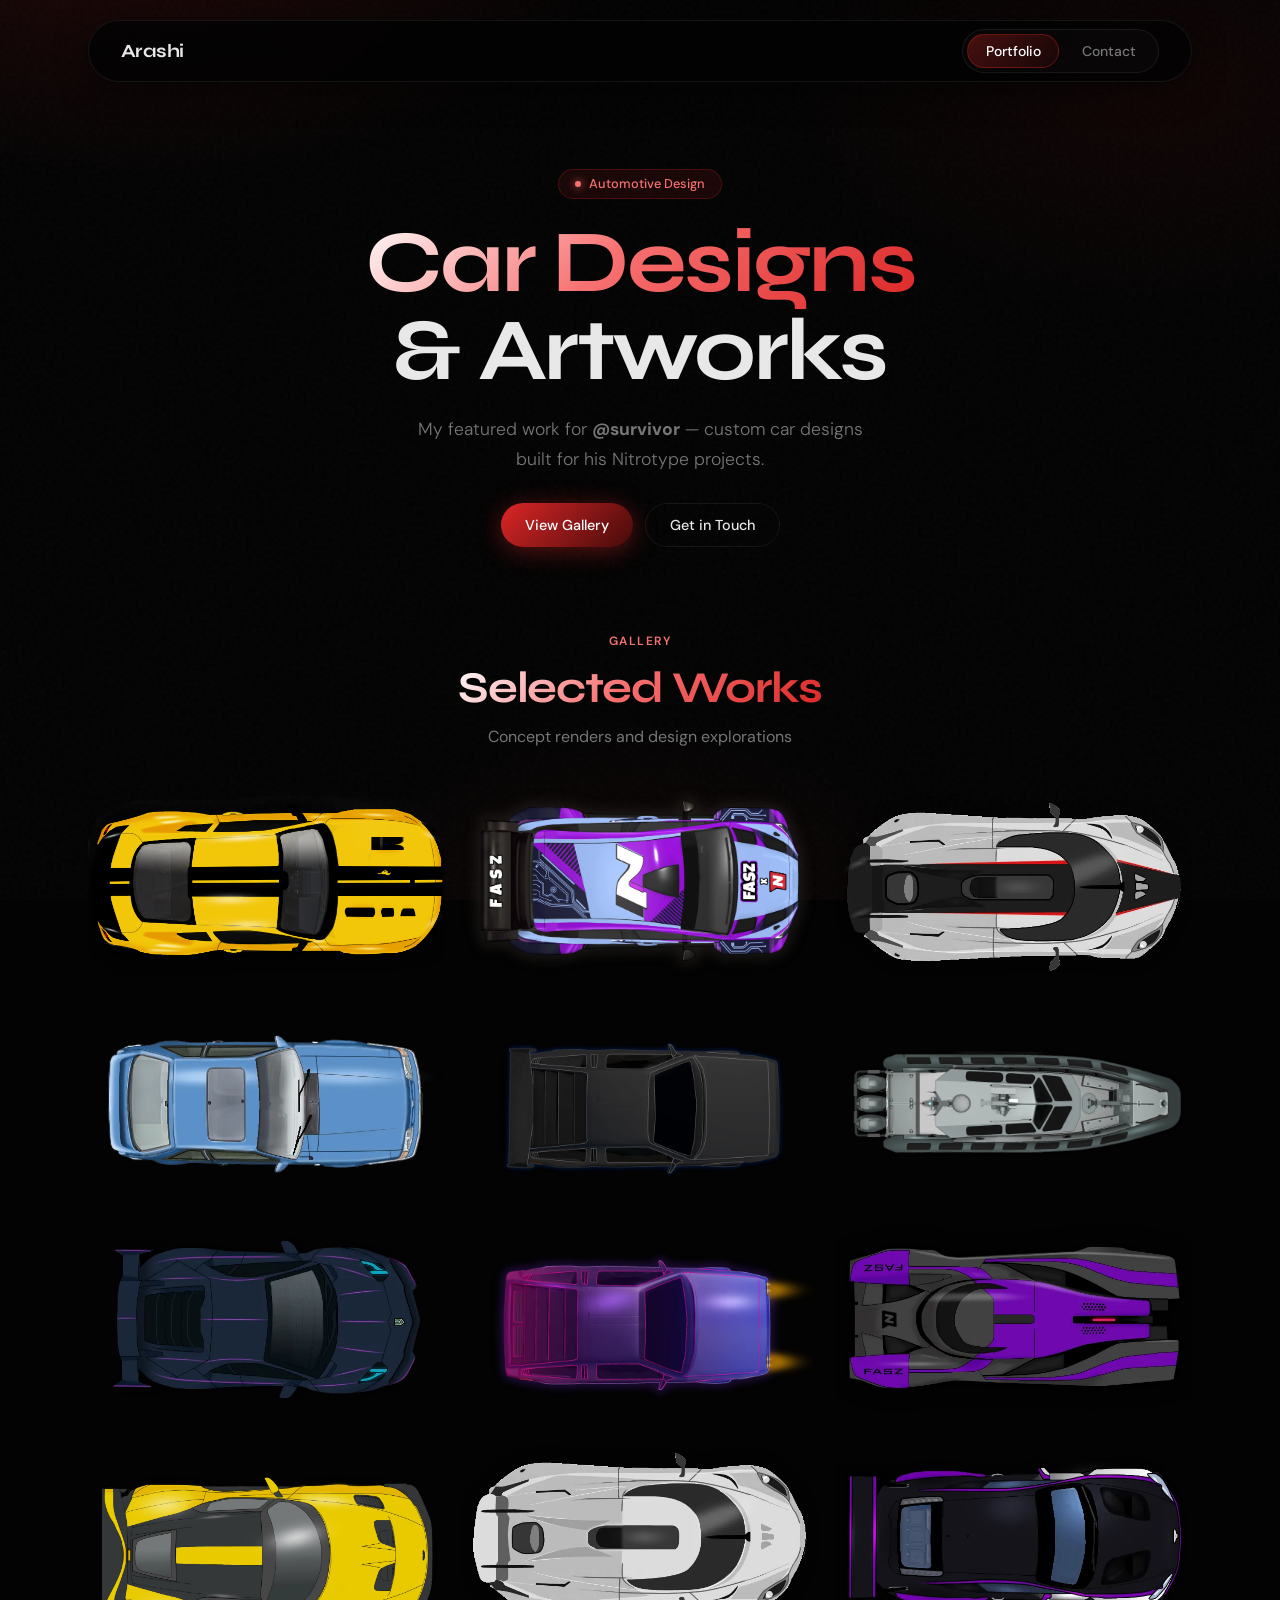
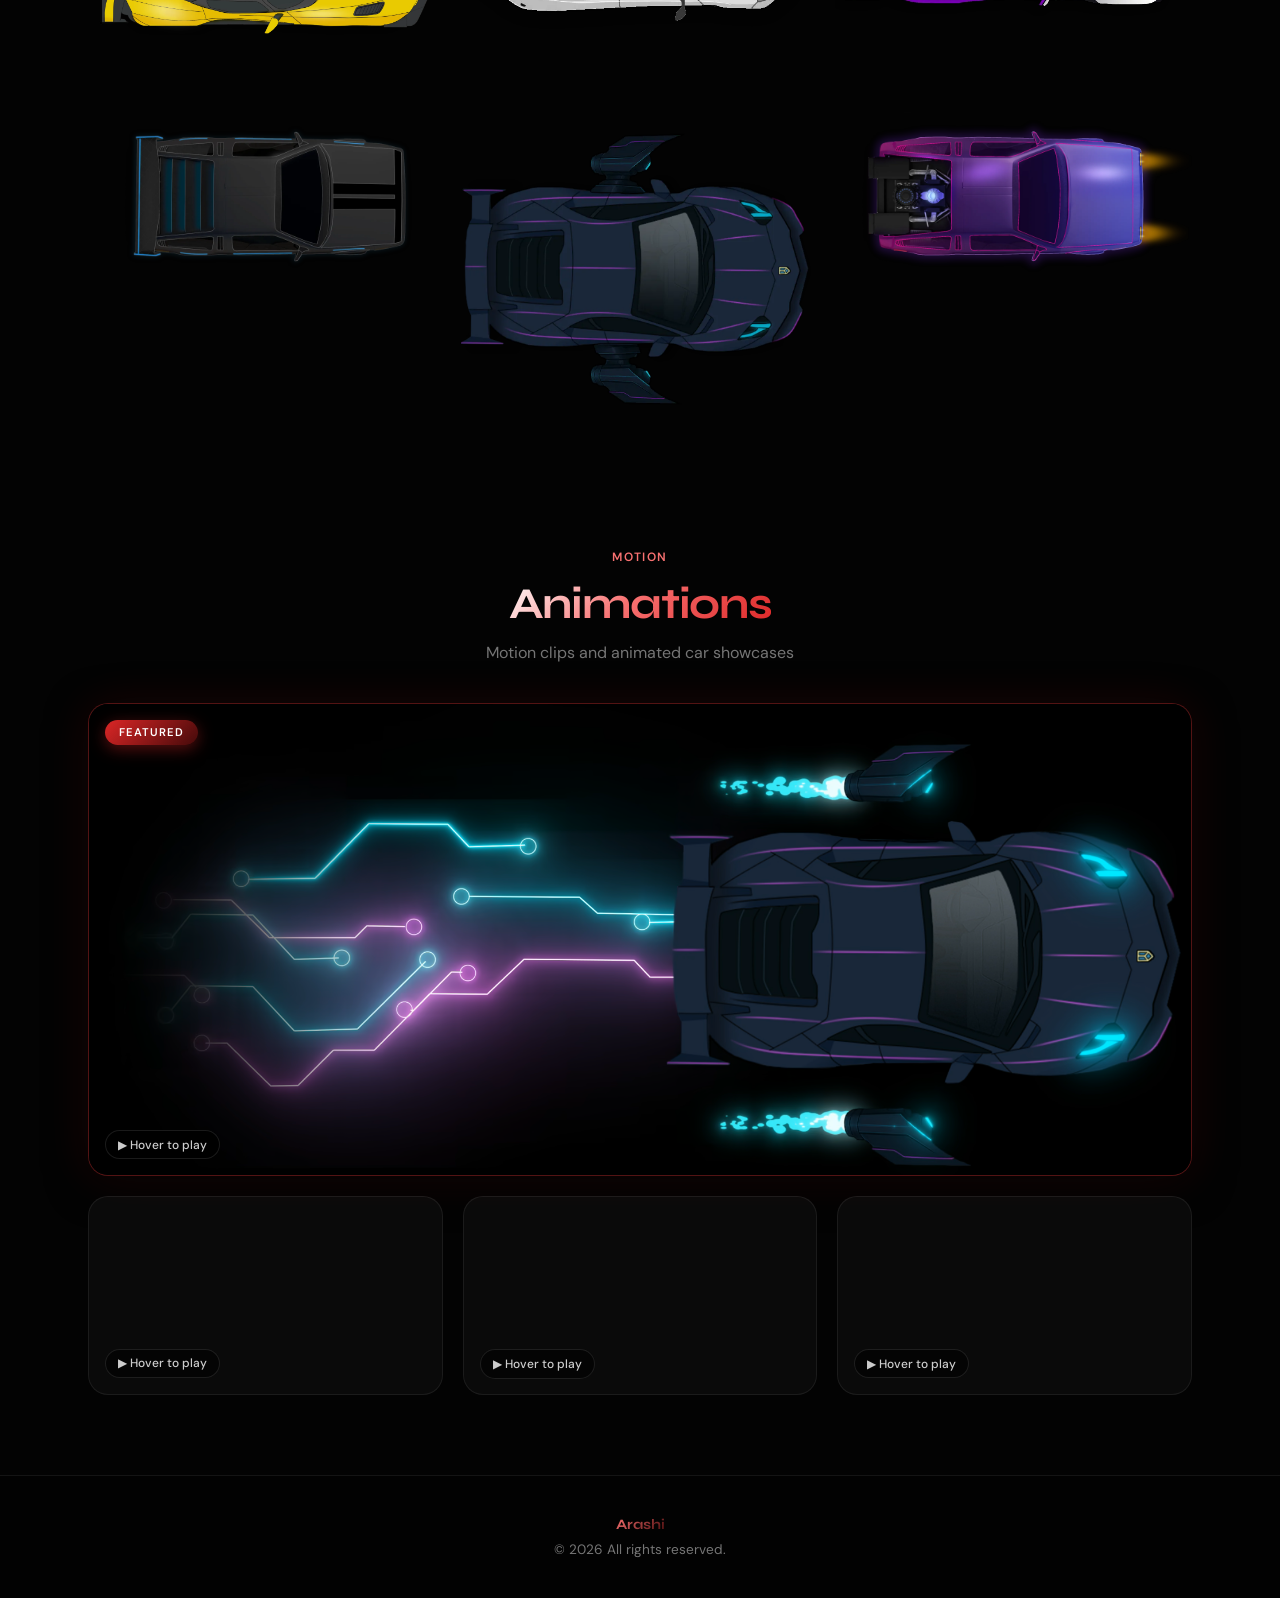
<file: index.html>
<!DOCTYPE html>
<html lang="en">

<head>
    <meta charset="UTF-8">
    <meta name="viewport" content="width=device-width, initial-scale=1.0">
    <link rel="stylesheet" href="style/index.css">
    <link rel="stylesheet" href="style/header.css">
    <link rel="stylesheet" href="style/main.css">
    <link rel="stylesheet" href="style/footer.css">
    <link rel="apple-touch-icon" sizes="180x180" href="favicon/apple-touch-icon.png">
    <link rel="icon" type="image/png" sizes="32x32" href="favicon/favicon-32x32.png">
    <link rel="icon" type="image/png" sizes="16x16" href="favicon/favicon-16x16.png">
    <link rel="manifest" href="favicon/site.webmanifest">
    <title>Arashi — Portfolio</title>
</head>

<body>
    <nav>
        <div class="navContainer">
            <h3>Arashi</h3>
            <div class="navLinks">
                <a href="index.html" class="active">Portfolio</a>
                <a href="contact.html">Contact</a>
            </div>
        </div>
    </nav>

    <section class="hero">
        <div class="heroContainer">
            <span class="hero-badge">Automotive Design</span>
            <h1><span class="gradient-text">Car Designs</span><br>& Artworks</h1>
            <p>My featured work for <strong>@survivor</strong> — custom car designs built for his Nitrotype projects.</p>
            <div class="hero-actions">
                <a href="#gallery" class="btn">View Gallery</a>
                <a href="contact.html" class="btn btn-outline">Get in Touch</a>
            </div>
        </div>
    </section>

    <section class="portfolio-section" id="gallery">
        <div class="section-header">
            <span class="section-label">Gallery</span>
            <h2><span class="gradient-text">Selected Works</span></h2>
            <p>Concept renders and design explorations</p>
        </div>
        <div class="portfolio">
            <img src="assets/image3.png" alt="Car Design">
            <img src="assets/car 2.webp" alt="Car Design" class="flip">
            <img src="assets/car 6 (1).webp" alt="Car Design" class="flip">
            <img src="assets/car13.webp" alt="Car Design">
            <img src="assets/deloreon2.webp" alt="Car Design">
            <img src="assets/car10.webp" alt="Car Design">
            <img src="assets/car12.webp" alt="Car Design">
            <img src="assets/deloreon1.webp" alt="Car Design">
            <img src="assets/car8 (2).webp" alt="Car Design">
            <img src="assets/car7 (2).webp" alt="Car Design" class="flip">
            <img src="assets/car 6.webp" alt="Car Design" class="flip">
            <img src="assets/car9.webp" alt="Car Design">
            <img src="assets/delorean0.webp" alt="Car Design">
            <img src="assets/foranimation.webp" alt="Car Design">
            <img src="assets/deloreon1.0.webp" alt="Car Design">
            <!-- <img src="assets/honda air.webp" alt="Car Design">  -->
        </div>
    </section>

    <section class="animations" id="animations">
        <div class="section-header">
            <span class="section-label">Motion</span>
            <h2><span class="gradient-text">Animations</span></h2>
            <p>Motion clips and animated car showcases</p>
        </div>
        <div class="animations-layout">
            <div class="video-card video-card--featured">
                <span class="video-label">Featured</span>
                <video src="assets/lambo.mp4" loop muted preload="metadata"
                    onmouseenter="this.play()" onmouseleave="this.pause(); this.currentTime=0;">
                </video>
                <span class="play-hint">▶ Hover to play</span>
            </div>
            <div class="animations-grid">
                <div class="video-card">
                    <video src="assets/deloreon1.mp4" loop muted preload="metadata"
                        onmouseenter="this.play()" onmouseleave="this.pause(); this.currentTime=0;">
                    </video>
                    <span class="play-hint">▶ Hover to play</span>
                </div>
                <div class="video-card">
                    <video src="assets/deloreon1.1.mp4" loop muted preload="metadata"
                        onmouseenter="this.play()" onmouseleave="this.pause(); this.currentTime=0;">
                    </video>
                    <span class="play-hint">▶ Hover to play</span>
                </div>
                <div class="video-card">
                    <video src="assets/Cartrans.mp4" loop muted preload="metadata"
                        onmouseenter="this.play()" onmouseleave="this.pause(); this.currentTime=0;">
                    </video>
                    <span class="play-hint">▶ Hover to play</span>
                </div>
            </div>
        </div>
    </section>

    <footer>
        <content>
            <span class="footer-brand">Arashi</span>
            <p>&copy; 2026 All rights reserved.</p>
        </content>
    </footer>
    <script>
        document.addEventListener("DOMContentLoaded", () => {
          const isTouch = window.matchMedia("(hover: none) and (pointer: coarse)").matches;
          if (!isTouch) return;
      
          document.querySelectorAll(".play-hint").forEach((hint) => {
            hint.textContent = "▶ Click to play";
          });
      
          document.querySelectorAll(".video-card").forEach((card) => {
            const video = card.querySelector("video");
            const hint = card.querySelector(".play-hint");
            if (!video) return;
      
            video.removeAttribute("onmouseenter");
            video.removeAttribute("onmouseleave");
      
            card.addEventListener("click", () => {
              if (video.paused) {
                video.play();
                if (hint) hint.textContent = "⏸ Click to pause";
              } else {
                video.pause();
                video.currentTime = 0;
                if (hint) hint.textContent = "▶ Click to play";
              }
            });
          });
        });
      </script>
</body>

</html>
</file>
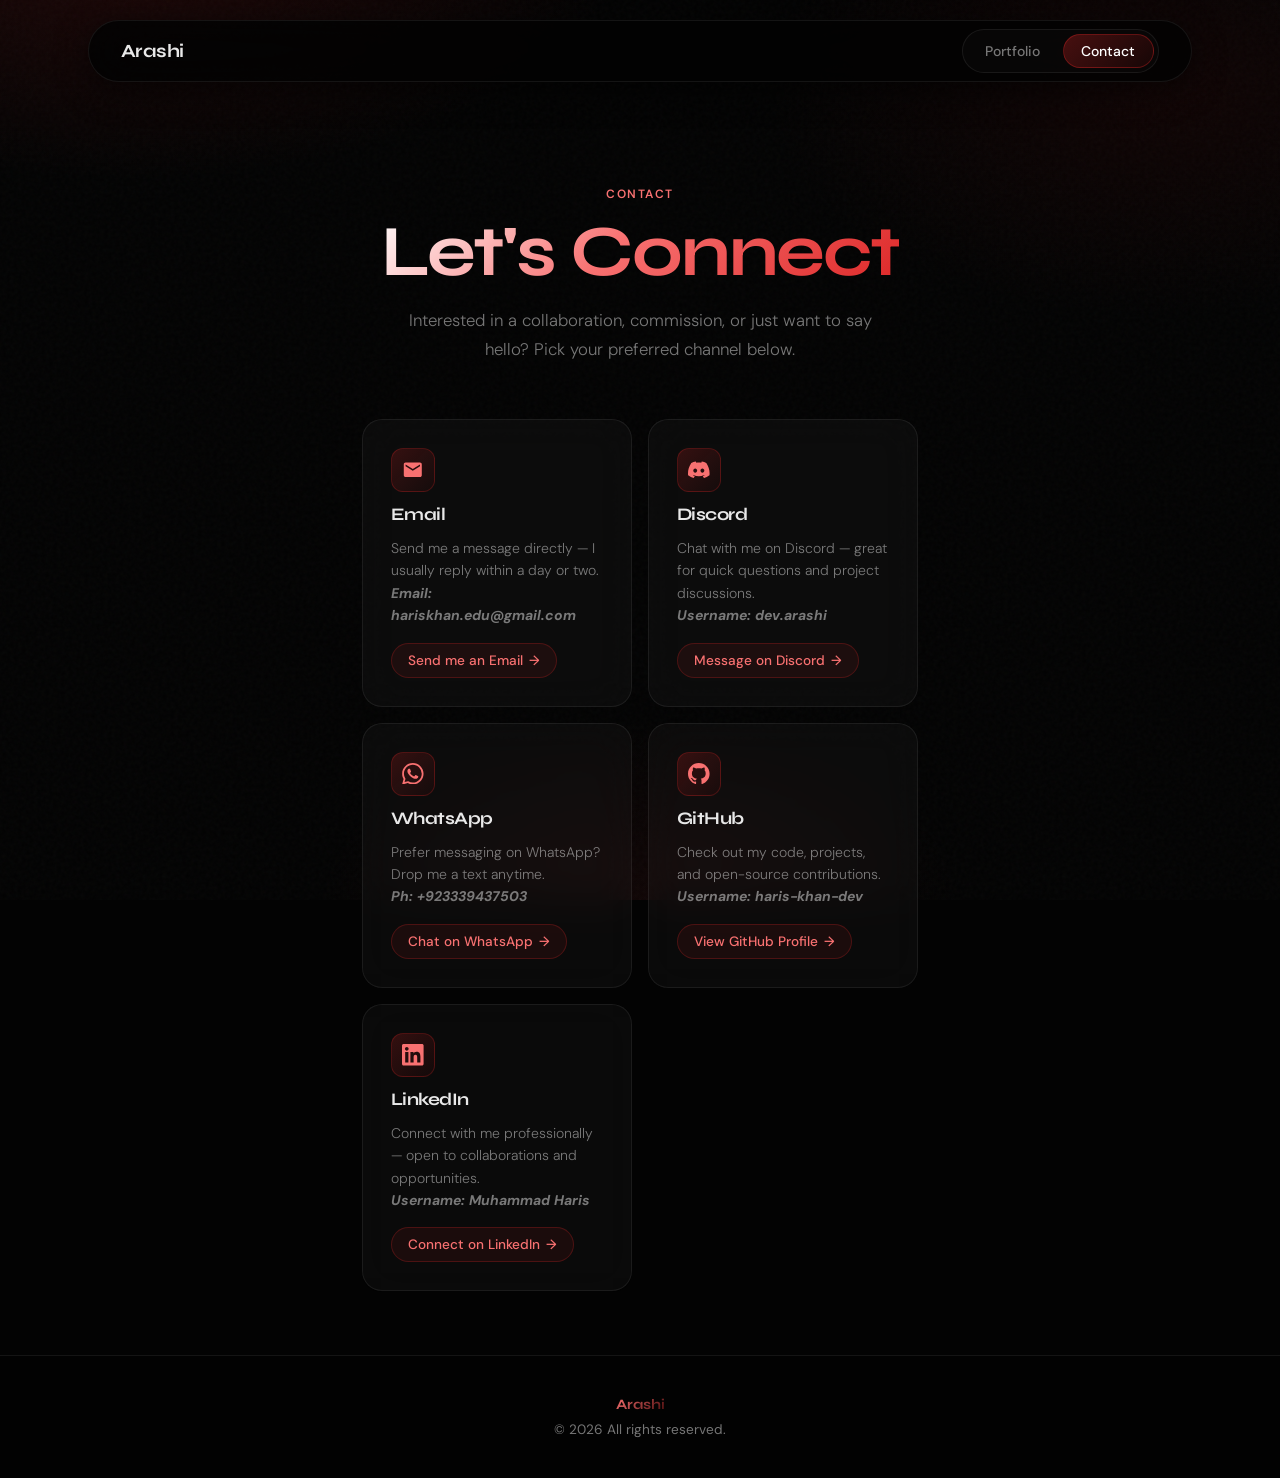
<file: contact.html>
<!DOCTYPE html>
<html lang="en">

<head>
    <meta charset="UTF-8">
    <meta name="viewport" content="width=device-width, initial-scale=1.0">
    <link rel="stylesheet" href="style/index.css">
    <link rel="stylesheet" href="style/header.css">
    <link rel="stylesheet" href="style/contact.css">
    <link rel="stylesheet" href="style/footer.css">
    <link rel="apple-touch-icon" sizes="180x180" href="favicon/apple-touch-icon.png">
    <link rel="icon" type="image/png" sizes="32x32" href="favicon/favicon-32x32.png">
    <link rel="icon" type="image/png" sizes="16x16" href="favicon/favicon-16x16.png">
    <link rel="manifest" href="favicon/site.webmanifest">
    <title>Contact — Arashi</title>
</head>

<body>
    <nav>
        <div class="navContainer">
            <h3>Arashi</h3>
            <div class="navLinks">
                <a href="index.html">Portfolio</a>
                <a href="contact.html" class="active">Contact</a>
            </div>
        </div>
    </nav>

    <section class="contact-hero">
        <span class="section-label">Contact</span>
        <h1><span class="gradient-text">Let's Connect</span></h1>
        <p>Interested in a collaboration, commission, or just want to say hello? Pick your preferred channel below.</p>
    </section>

    <section class="contact-section">
        <div class="contact-grid">
            <div class="contact-card">
                <div class="contact-icon">
                    <svg viewBox="0 0 24 24" aria-hidden="true">
                        <path d="M20 4H4c-1.1 0-2 .9-2 2v12c0 1.1.9 2 2 2h16c1.1 0 2-.9 2-2V6c0-1.1-.9-2-2-2zm0 4l-8 5-8-5V6l8 5 8-5v2z"/>
                    </svg>
                </div>
                <h3>Email</h3>
                <p>Send me a message directly — I usually reply within a day or two. <br><strong><em>Email: hariskhan.edu@gmail.com</em></strong></p>
                <a class="contact-link" href="mailto:hariskhan.edu@gmail.com">Send me an Email</a>
            </div>

            <div class="contact-card">
                <div class="contact-icon">
                    <svg viewBox="0 0 24 24" aria-hidden="true">
                        <path d="M20.317 4.3698a19.7913 19.7913 0 00-4.8851-1.5152.0741.0741 0 00-.0785.0371c-.211.3753-.4447.8648-.6083 1.2495-1.8447-.2762-3.68-.2762-5.4868 0-.1636-.3933-.4058-.874-.6177-1.2495a.077.077 0 00-.0785-.037 19.7363 19.7363 0 00-4.8852 1.515.0699.0699 0 00-.0321.0277C.5334 9.0458-.319 13.5799.0992 18.0578a.0824.0824 0 00.0312.0561c2.0528 1.5076 4.0413 2.4228 5.9929 3.0294a.0777.0777 0 00.0842-.0276c.4616-.6304.8731-1.2952 1.226-1.9942a.076.076 0 00-.0416-.1057c-.6528-.2476-1.2743-.5495-1.8722-.8923a.077.077 0 01-.0076-.1277c.1258-.0943.2517-.1923.3718-.2914a.0743.0743 0 01.0776-.0105c3.9278 1.7933 8.18 1.7933 12.0614 0a.0739.0739 0 01.0785.0095c.1202.099.246.1981.3728.2924a.077.077 0 01-.0066.1276 12.2986 12.2986 0 01-1.873.8914.0766.0766 0 00-.0407.1067c.3604.698.7719 1.3628 1.2252 1.9932a.076.076 0 00.0842.0286c1.961-.6067 3.9495-1.5219 6.0023-3.0294a.077.077 0 00.0313-.0552c.5004-5.177-.8382-9.6739-3.5485-13.6604a.061.061 0 00-.0312-.0286zM8.02 15.3312c-1.1825 0-2.1569-1.0857-2.1569-2.419 0-1.3332.9555-2.4189 2.157-2.4189 1.2108 0 2.1757 1.0952 2.1568 2.419 0 1.3332-.9555 2.4189-2.1569 2.4189zm7.9748 0c-1.1825 0-2.1569-1.0857-2.1569-2.419 0-1.3332.9554-2.4189 2.1569-2.4189 1.2108 0 2.1757 1.0952 2.1568 2.419 0 1.3332-.946 2.4189-2.1568 2.4189z"/>
                    </svg>
                </div>
                <h3>Discord</h3>
                <p>Chat with me on Discord — great for quick questions and project discussions.<br><strong><em>Username: dev.arashi</em></strong></p>
                <a class="contact-link" href="https://discord.com/users/1124684992140816436" target="_blank" rel="noopener noreferrer">Message on Discord</a>
            </div>

            <div class="contact-card">
                <div class="contact-icon">
                    <svg viewBox="0 0 24 24" aria-hidden="true">
                        <path d="M17.472 14.382c-.297-.149-1.758-.867-2.03-.967-.273-.099-.471-.148-.67.15-.197.297-.767.966-.94 1.164-.173.199-.347.223-.644.075-.297-.15-1.255-.463-2.39-1.475-.883-.788-1.48-1.761-1.653-2.059-.173-.297-.018-.458.13-.606.134-.133.298-.347.446-.52.149-.174.198-.298.298-.497.099-.198.05-.371-.025-.52-.075-.149-.669-1.612-.916-2.207-.242-.579-.487-.5-.669-.51-.173-.008-.371-.01-.57-.01-.198 0-.52.074-.792.372-.272.297-1.04 1.016-1.04 2.479 0 1.462 1.065 2.875 1.213 3.074.149.198 2.096 3.2 5.077 4.487.709.306 1.262.489 1.694.625.712.227 1.36.195 1.871.118.571-.085 1.758-.719 2.006-1.413.248-.694.248-1.289.173-1.413-.074-.124-.272-.198-.57-.347m-5.421 7.403h-.004a9.87 9.87 0 01-5.031-1.378l-.361-.214-3.741.982.998-3.648-.235-.374a9.86 9.86 0 01-1.51-5.26c.001-5.45 4.436-9.884 9.888-9.884 2.64 0 5.122 1.03 6.988 2.898a9.825 9.825 0 012.893 6.994c-.003 5.45-4.435 9.884-9.885 9.884m8.413-18.297A11.815 11.815 0 0012.05 0C5.495 0 .16 5.335.157 11.892c0 2.096.547 4.142 1.588 5.945L.057 24l6.305-1.654a11.882 11.882 0 005.683 1.448h.005c6.554 0 11.89-5.335 11.89-11.893a11.821 11.821 0 00-3.48-8.413z"/>
                    </svg>
                </div>
                <h3>WhatsApp</h3>
                <p>Prefer messaging on WhatsApp? Drop me a text anytime. <br><strong><em>Ph: +923339437503</em></strong></p>
                <a class="contact-link" href="https://wa.me/03339437503" target="_blank" rel="noopener noreferrer">Chat on WhatsApp</a>
            </div>

            <div class="contact-card">
                <div class="contact-icon">
                    <svg viewBox="0 0 24 24" aria-hidden="true">
                        <path d="M12 0c-6.626 0-12 5.373-12 12 0 5.302 3.438 9.8 8.207 11.387.599.111.793-.261.793-.577v-2.234c-3.338.726-4.033-1.416-4.033-1.416-.546-1.387-1.333-1.756-1.333-1.756-1.089-.745.083-.729.083-.729 1.205.084 1.839 1.237 1.839 1.237 1.07 1.834 2.807 1.304 3.492.997.107-.775.418-1.305.762-1.604-2.665-.305-5.467-1.334-5.467-5.931 0-1.311.469-2.381 1.236-3.221-.124-.303-.535-1.524.117-3.176 0 0 1.008-.322 3.301 1.23.957-.266 1.983-.399 3.003-.404 1.02.005 2.047.138 3.006.404 2.291-1.552 3.297-1.23 3.297-1.23.653 1.653.242 2.874.118 3.176.77.84 1.235 1.911 1.235 3.221 0 4.609-2.807 5.624-5.479 5.921.43.372.823 1.102.823 2.222v3.293c0 .319.192.694.801.576 4.765-1.589 8.199-6.086 8.199-11.386 0-6.627-5.373-12-12-12z"/>
                    </svg>
                </div>
                <h3>GitHub</h3>
                <p>Check out my code, projects, and open-source contributions. <br><strong><em>Username: haris-khan-dev</em></strong></p>
                <a class="contact-link" href="https://github.com/haris-khan-dev" target="_blank" rel="noopener noreferrer">View GitHub Profile</a>
            </div>

            <div class="contact-card">
                <div class="contact-icon">
                    <svg viewBox="0 0 24 24" aria-hidden="true">
                        <path d="M20.447 20.452h-3.554v-5.569c0-1.328-.027-3.037-1.852-3.037-1.853 0-2.136 1.445-2.136 2.939v5.667H9.351V9h3.414v1.561h.046c.477-.9 1.637-1.85 3.37-1.85 3.601 0 4.267 2.37 4.267 5.455v6.286zM5.337 7.433c-1.144 0-2.063-.926-2.063-2.065 0-1.138.92-2.063 2.063-2.063 1.14 0 2.064.925 2.064 2.063 0 1.139-.925 2.065-2.064 2.065zm1.782 13.019H3.555V9h3.564v11.452zM22.225 0H1.771C.792 0 0 .774 0 1.729v20.542C0 23.227.792 24 1.771 24h20.451C23.2 24 24 23.227 24 22.271V1.729C24 .774 23.2 0 22.222 0h.003z"/>
                    </svg>
                </div>
                <h3>LinkedIn</h3>
                <p>Connect with me professionally — open to collaborations and opportunities. <br><strong><em>Username: Muhammad Haris</em></strong></p>
                <a class="contact-link" href="https://linkedin.com/in/muhammad-haris-b976a9291" target="_blank" rel="noopener noreferrer">Connect on LinkedIn</a>
            </div>
        </div>
    </section>

    <footer>
        <content>
            <span class="footer-brand">Arashi</span>
            <p>&copy; 2026 All rights reserved.</p>
        </content>
    </footer>
</body>

</html>
</file>
<file: style/index.css>
@import url('https://fonts.googleapis.com/css2?family=Syne:wght@400;500;600;700;800&family=DM+Sans:ital,opsz,wght@0,9..40,300;0,9..40,400;0,9..40,500;0,9..40,600;1,9..40,400&display=swap');

:root {
  --accent: #dc2626;
  --accent-light: #f87171;
  --accent-dark: #450a0a;
  --accent-glow: rgba(220, 38, 38, 0.4);
  --bg: #030303;
  --surface: rgba(255, 255, 255, 0.03);
  --surface-hover: rgba(255, 255, 255, 0.06);
  --border: rgba(255, 255, 255, 0.07);
  --border-hover: rgba(220, 38, 38, 0.45);
  --text: #e8e8e8;
  --text-muted: rgba(232, 232, 232, 0.5);
  --radius: 1rem;
  --radius-lg: 1.25rem;
  --font-display: "Syne", sans-serif;
  --font-body: "DM Sans", sans-serif;

  /* legacy aliases */
  --mainColor: var(--accent);
  --bgColor: var(--bg);
  --fontColor: var(--text);
}

* {
  box-sizing: border-box;
  margin: 0;
  padding: 0;
  border: 0 solid transparent;
}

html {
  scroll-behavior: smooth;
}

body {
  font-family: var(--font-body);
  font-size: 1rem;
  font-weight: 400;
  color: var(--text);
  background: var(--bg);
  min-height: 100vh;
  display: flex;
  flex-direction: column;
  overflow-x: hidden;
  -webkit-font-smoothing: antialiased;
}

body::before {
  content: "";
  position: fixed;
  inset: 0;
  z-index: -2;
  background:
    radial-gradient(ellipse 80% 60% at 10% -10%, rgba(220, 38, 38, 0.14), transparent 50%),
    radial-gradient(ellipse 60% 50% at 90% 10%, rgba(69, 10, 10, 0.2), transparent 50%),
    radial-gradient(ellipse 50% 40% at 50% 100%, rgba(127, 29, 29, 0.1), transparent 50%),
    var(--bg);
}

body::after {
  content: "";
  position: fixed;
  inset: 0;
  z-index: -1;
  opacity: 0.03;
  background-image: url("data:image/svg+xml,%3Csvg viewBox='0 0 256 256' xmlns='http://www.w3.org/2000/svg'%3E%3Cfilter id='n'%3E%3CfeTurbulence type='fractalNoise' baseFrequency='0.9' numOctaves='4' stitchTiles='stitch'/%3E%3C/filter%3E%3Crect width='100%25' height='100%25' filter='url(%23n)'/%3E%3C/svg%3E");
  pointer-events: none;
}

body::-webkit-scrollbar { width: 6px; }
body::-webkit-scrollbar-track { background: var(--bg); }
body::-webkit-scrollbar-thumb {
  border-radius: 99px;
  background: linear-gradient(180deg, var(--accent), var(--accent-dark));
}

a {
  color: inherit;
  text-decoration: none;
}

img, video {
  display: block;
  max-width: 100%;
}

h1, h2, h3 {
  font-family: var(--font-display);
  font-weight: 700;
  letter-spacing: -0.03em;
}

.section-label {
  display: inline-block;
  font-family: var(--font-body);
  font-size: 0.75rem;
  font-weight: 600;
  letter-spacing: 0.12em;
  text-transform: uppercase;
  color: var(--accent-light);
  margin-bottom: 0.75rem;
}

.highlight,
.gradient-text {
  background: linear-gradient(135deg, #fff 0%, var(--accent-light) 45%, var(--accent) 100%);
  -webkit-background-clip: text;
  background-clip: text;
  -webkit-text-fill-color: transparent;
}

.glass {
  background: var(--surface);
  border: 1px solid var(--border);
  backdrop-filter: blur(20px);
  -webkit-backdrop-filter: blur(20px);
}

.btn {
  display: inline-flex;
  align-items: center;
  gap: 0.5rem;
  padding: 0.75rem 1.5rem;
  font-family: var(--font-body);
  font-size: 0.9rem;
  font-weight: 500;
  color: #fff;
  background: linear-gradient(135deg, var(--accent), var(--accent-dark));
  border-radius: 99px;
  transition: transform 0.2s ease, box-shadow 0.2s ease;
  box-shadow: 0 4px 24px var(--accent-glow);
}

.btn:hover {
  transform: translateY(-2px);
  box-shadow: 0 8px 32px var(--accent-glow);
}

.btn-outline {
  background: transparent;
  border: 1px solid var(--border);
  box-shadow: none;
  color: var(--text);
}

.btn-outline:hover {
  border-color: var(--border-hover);
  background: var(--surface-hover);
  box-shadow: 0 0 24px rgba(220, 38, 38, 0.15);
}

@keyframes fade-up {
  from { opacity: 0; transform: translateY(28px); }
  to { opacity: 1; transform: translateY(0); }
}

@keyframes fade-in {
  from { opacity: 0; }
  to { opacity: 1; }
}

@media (prefers-reduced-motion: reduce) {
  *, *::before, *::after {
    animation-duration: 0.01ms !important;
    transition-duration: 0.01ms !important;
  }
}
</file>
<file: style/header.css>
nav {
  position: sticky;
  top: 0;
  z-index: 100;
  width: 100%;
  max-width: 72rem;
  margin: 0 auto;
  padding: 1.25rem 1.5rem;
}

.navContainer {
  display: flex;
  align-items: center;
  justify-content: space-between;
  padding: 0.5rem 2rem;
  border-radius: 99px;
  background: rgba(3, 3, 3, 0.85);
  border: 1px solid var(--border);
  backdrop-filter: blur(24px);
  -webkit-backdrop-filter: blur(24px);
  box-shadow: 0 8px 32px rgba(0, 0, 0, 0.5);
}

.navLinks {
  display: flex;
  align-items: center;
  gap: 0.35rem;
  padding: 0.25rem;
  background: rgba(255, 255, 255, 0.02);
  border-radius: 99px;
  border: 1px solid var(--border);
}

.navLinks a {
  position: relative;
  padding: 0.45rem 1.1rem;
  font-size: 0.875rem;
  font-weight: 500;
  color: var(--text-muted);
  border-radius: 99px;
  transition: color 0.2s ease, background 0.2s ease;
}

.navLinks a:hover {
  color: var(--text);
}

.navLinks a.active {
  color: #fff;
  background: linear-gradient(135deg, rgba(220, 38, 38, 0.3), rgba(69, 10, 10, 0.25));
  border: 1px solid rgba(220, 38, 38, 0.35);
}

@media screen and (max-width: 480px) {
  nav { padding: 1rem; }

  .navLinks a {
    padding: 0.4rem 0.85rem;
    font-size: 0.8rem;
  }
}
</file>
<file: style/main.css>
/* ── HERO ── */

.hero {
  position: relative;
  display: flex;
  justify-content: center;
  align-items: center;
  min-height: 55vh;
  padding: 4rem 1.5rem 3rem;
  text-align: center;
}

.heroContainer {
  display: flex;
  flex-direction: column;
  align-items: center;
  gap: 1.25rem;
  max-width: 720px;
  animation: fade-up 0.7s ease backwards;
}

.hero-badge {
  display: inline-flex;
  align-items: center;
  gap: 0.5rem;
  padding: 0.35rem 1rem;
  font-size: 0.8rem;
  font-weight: 500;
  color: var(--accent-light);
  background: rgba(220, 38, 38, 0.1);
  border: 1px solid rgba(220, 38, 38, 0.25);
  border-radius: 99px;
  animation: fade-up 0.7s 0.1s ease backwards;
}

.hero-badge::before {
  content: "";
  width: 6px;
  height: 6px;
  border-radius: 50%;
  background: var(--accent-light);
  box-shadow: 0 0 8px var(--accent-light);
  animation: pulse-dot 2s ease infinite;
}

@keyframes pulse-dot {
  0%, 100% { opacity: 1; }
  50% { opacity: 0.4; }
}

.heroContainer h1 {
  font-size: clamp(3rem, 8vw, 5.5rem);
  line-height: 1;
  animation: fade-up 0.7s 0.15s ease backwards;
}

.heroContainer p {
  font-size: 1.1rem;
  font-weight: 300;
  color: var(--text-muted);
  max-width: 480px;
  line-height: 1.7;
  animation: fade-up 0.7s 0.25s ease backwards;
}

.hero-actions {
  display: flex;
  gap: 0.75rem;
  flex-wrap: wrap;
  justify-content: center;
  margin-top: 0.5rem;
  animation: fade-up 0.7s 0.35s ease backwards;
}

/* ── SECTION HEADERS ── */

.section-header {
  text-align: center;
  margin-bottom: 2.5rem;
}

.section-header h2 {
  font-size: clamp(2rem, 5vw, 2.75rem);
  color: var(--text);
  margin-top: 0;
}

.section-header p {
  margin-top: 0.75rem;
  color: var(--text-muted);
  font-size: 1rem;
}

/* ── PORTFOLIO ── */

.portfolio-section {
  max-width: 72rem;
  margin: 0 auto;
  padding: 2rem 1.5rem 4rem;
}

.portfolio {
  display: grid;
  grid-template-columns: repeat(auto-fit, minmax(300px, 1fr));
  gap: 1rem;
}

.portfolio img {
  width: 100%;
  height: auto;
  object-fit: cover;
  border-radius: 8px;
}

.portfolio img.flip {
  transform: rotate(180deg);
}

/* .portfolio img:last-child {
  grid-column: 1 / -1;
  justify-self: center;
  max-width: 500px;
} */

/* ── ANIMATIONS ── */

.animations {
  max-width: 72rem;
  margin: 0 auto;
  padding: 2rem 1.5rem 5rem;
}

.animations-layout {
  display: flex;
  flex-direction: column;
  gap: 1.25rem;
}

.animations-grid {
  display: grid;
  grid-template-columns: repeat(3, 1fr);
  gap: 1.25rem;
}

.video-card {
  position: relative;
  border-radius: var(--radius-lg);
  overflow: hidden;
  aspect-ratio: 16 / 9;
  background: var(--surface);
  border: 1px solid var(--border);
  cursor: pointer;
  transition: transform 0.35s cubic-bezier(0.34, 1.56, 0.64, 1),
              border-color 0.3s ease,
              box-shadow 0.3s ease;
}

.video-card--featured {
  aspect-ratio: 21 / 9;
  border-color: rgba(220, 38, 38, 0.35);
  box-shadow: 0 8px 40px rgba(0, 0, 0, 0.5), 0 0 48px rgba(220, 38, 38, 0.12);
}

.video-card--featured:hover {
  transform: translateY(-6px);
  border-color: var(--border-hover);
  box-shadow: 0 24px 64px rgba(0, 0, 0, 0.55), 0 0 64px rgba(220, 38, 38, 0.18);
}

.video-label {
  position: absolute;
  top: 1rem;
  left: 1rem;
  z-index: 2;
  padding: 0.35rem 0.85rem;
  font-size: 0.7rem;
  font-weight: 600;
  letter-spacing: 0.1em;
  text-transform: uppercase;
  color: #fff;
  background: linear-gradient(135deg, var(--accent), var(--accent-dark));
  border-radius: 99px;
  pointer-events: none;
  box-shadow: 0 4px 16px var(--accent-glow);
}

.video-card:hover {
  transform: translateY(-4px);
  border-color: var(--border-hover);
  box-shadow: 0 16px 48px rgba(0, 0, 0, 0.45), 0 0 32px rgba(220, 38, 38, 0.1);
}

.video-card video {
  width: 100%;
  height: 100%;
  object-fit: cover;
}

.video-card .play-hint {
  position: absolute;
  bottom: 1rem;
  left: 1rem;
  display: flex;
  align-items: center;
  gap: 0.4rem;
  padding: 0.35rem 0.75rem;
  font-size: 0.75rem;
  font-weight: 500;
  color: rgba(255, 255, 255, 0.8);
  background: rgba(0, 0, 0, 0.55);
  border: 1px solid rgba(255, 255, 255, 0.1);
  border-radius: 99px;
  backdrop-filter: blur(8px);
  pointer-events: none;
  transition: opacity 0.2s ease;
}

.video-card:hover .play-hint {
  opacity: 0;
}

@media (hover: none) {
  .video-card:hover .play-hint {
    opacity: 1 !important;
  }
}

/* ── RESPONSIVE ── */

@media screen and (max-width: 640px) {
  .hero { min-height: auto; padding: 3rem 1.25rem 2rem; }

  .video-card--featured {
    aspect-ratio: 16 / 9;
  }

  .animations-grid {
    grid-template-columns: 1fr;
  }
}

@media screen and (max-width: 900px) and (min-width: 641px) {
  .animations-grid {
    grid-template-columns: repeat(2, 1fr);
  }

  .animations-grid .video-card:last-child {
    grid-column: 1 / -1;
    max-width: 480px;
    justify-self: center;
    width: 100%;
  }
}
</file>
<file: style/footer.css>
footer {
  margin-top: auto;
  padding: 2.5rem 1.5rem;
  border-top: 1px solid var(--border);
  background: rgba(3, 3, 3, 0.8);
  backdrop-filter: blur(12px);
}

footer content {
  display: flex;
  flex-direction: column;
  align-items: center;
  gap: 0.5rem;
  max-width: 72rem;
  margin: 0 auto;
}

footer p {
  font-size: 0.85rem;
  color: var(--text-muted);
}

footer .footer-brand {
  font-family: var(--font-display);
  font-size: 0.9rem;
  font-weight: 700;
  background: linear-gradient(135deg, var(--accent-light), var(--accent-dark));
  -webkit-background-clip: text;
  background-clip: text;
  -webkit-text-fill-color: transparent;
}
</file>
<file: style/contact.css>
.contact-hero {
  text-align: center;
  padding: 5rem 1.5rem 2.5rem;
  animation: fade-up 0.7s ease backwards;
}

.contact-hero h1 {
  font-size: clamp(2.5rem, 7vw, 4.5rem);
  line-height: 1.05;
  margin-bottom: 1rem;
}

.contact-hero p {
  max-width: 500px;
  margin: 0 auto;
  font-size: 1.05rem;
  font-weight: 300;
  color: var(--text-muted);
  line-height: 1.7;
}

.contact-section {
  max-width: 56rem;
  margin: 0 auto;
  padding: 1rem 1.5rem 4rem;
}

.contact-grid {
  display: grid;
  grid-template-columns: repeat(auto-fit, minmax(240px, 1fr));
  gap: 1rem;
}

.contact-card {
  display: flex;
  flex-direction: column;
  align-items: flex-start;
  gap: 0.75rem;
  padding: 1.75rem;
  border-radius: var(--radius-lg);
  background: var(--surface);
  border: 1px solid var(--border);
  backdrop-filter: blur(20px);
  transition: transform 0.3s cubic-bezier(0.34, 1.56, 0.64, 1),
              border-color 0.3s ease,
              box-shadow 0.3s ease,
              background 0.3s ease;
  animation: fade-up 0.6s ease backwards;
}

.contact-card:nth-child(1) { animation-delay: 0.05s; }
.contact-card:nth-child(2) { animation-delay: 0.1s; }
.contact-card:nth-child(3) { animation-delay: 0.15s; }
.contact-card:nth-child(4) { animation-delay: 0.2s; }
.contact-card:nth-child(5) { animation-delay: 0.25s; }

.contact-card:hover {
  transform: translateY(-5px);
  border-color: var(--border-hover);
  background: var(--surface-hover);
  box-shadow: 0 16px 48px rgba(0, 0, 0, 0.35), 0 0 32px rgba(220, 38, 38, 0.08);
}

.contact-icon {
  display: flex;
  align-items: center;
  justify-content: center;
  width: 2.75rem;
  height: 2.75rem;
  border-radius: 0.75rem;
  background: linear-gradient(135deg, rgba(220, 38, 38, 0.2), rgba(69, 10, 10, 0.15));
  border: 1px solid rgba(220, 38, 38, 0.25);
  color: var(--accent-light);
}

.contact-icon svg {
  width: 1.35rem;
  height: 1.35rem;
  fill: currentColor;
}

.contact-card h3 {
  font-size: 1.1rem;
  color: var(--text);
}

.contact-card p {
  font-size: 0.875rem;
  font-weight: 300;
  color: var(--text-muted);
  line-height: 1.6;
  flex: 1;
}

.contact-link {
  display: inline-flex;
  align-items: center;
  gap: 0.35rem;
  margin-top: 0.25rem;
  padding: 0.5rem 1rem;
  font-size: 0.85rem;
  font-weight: 500;
  color: var(--accent-light);
  background: rgba(220, 38, 38, 0.08);
  border: 1px solid rgba(220, 38, 38, 0.25);
  border-radius: 99px;
  transition: background 0.2s ease, border-color 0.2s ease, transform 0.2s ease;
}

.contact-link:hover {
  background: rgba(220, 38, 38, 0.18);
  border-color: rgba(220, 38, 38, 0.45);
  transform: translateX(2px);
}

.contact-link::after {
  content: "→";
  transition: transform 0.2s ease;
}

.contact-link:hover::after {
  transform: translateX(3px);
}

.contact-note {
  margin-top: 2.5rem;
  text-align: center;
  font-size: 0.8rem;
  color: var(--text-muted);
  opacity: 0.6;
}

@media screen and (max-width: 480px) {
  .contact-hero { padding: 3.5rem 1.25rem 2rem; }
  .contact-section { padding: 1rem 1.25rem 3rem; }
}
</file>
